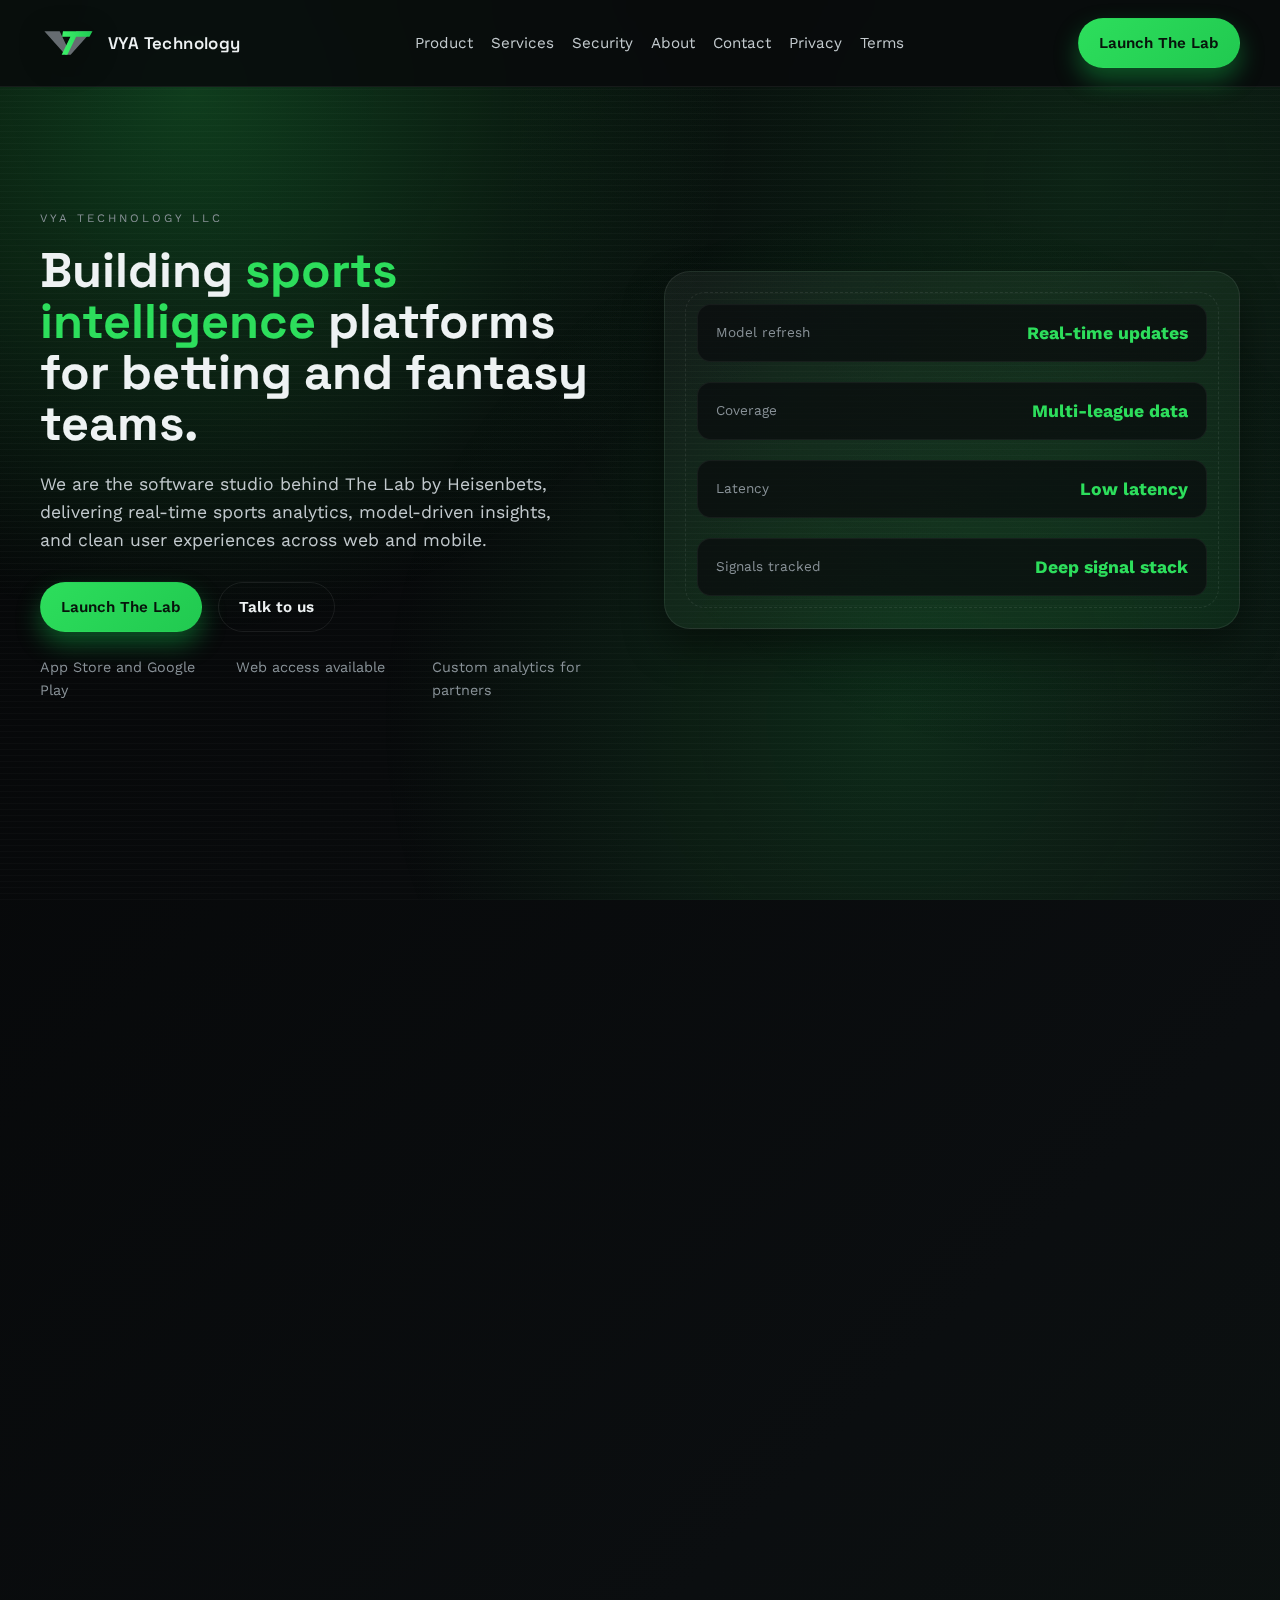
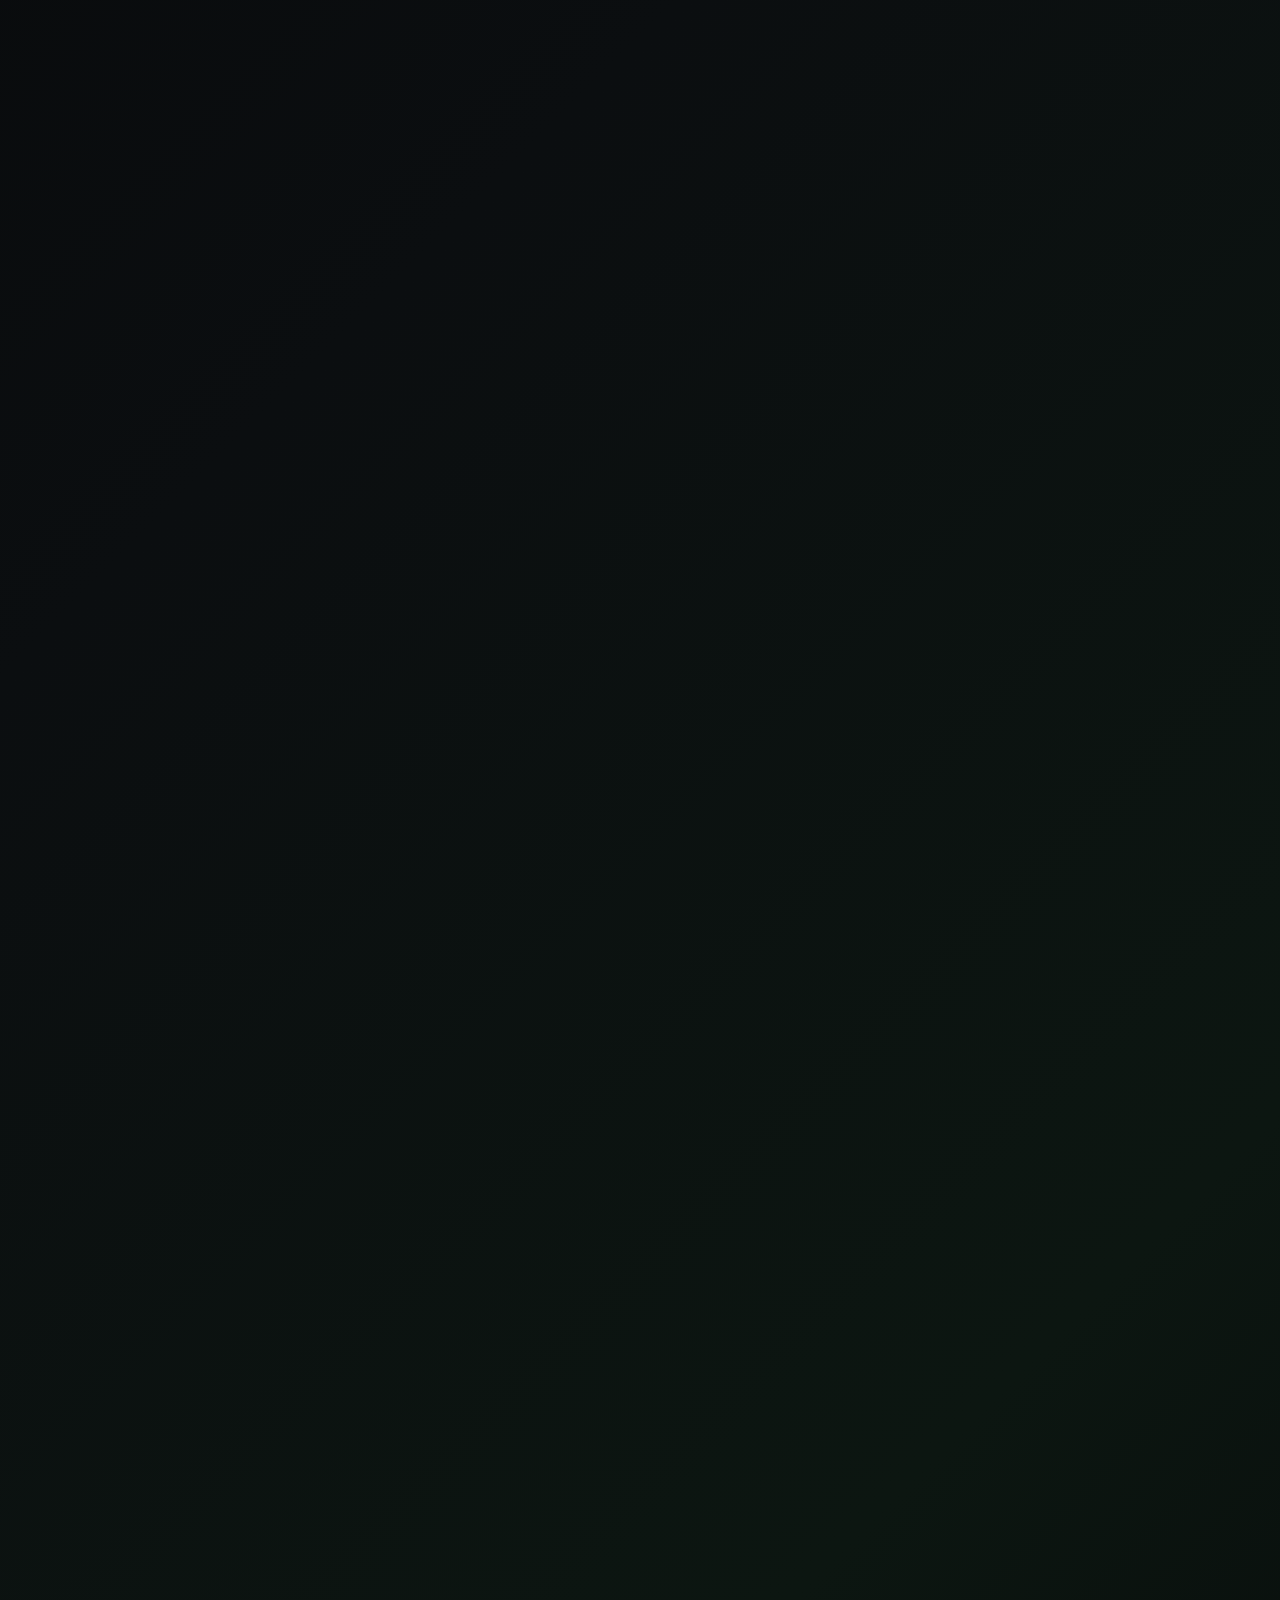
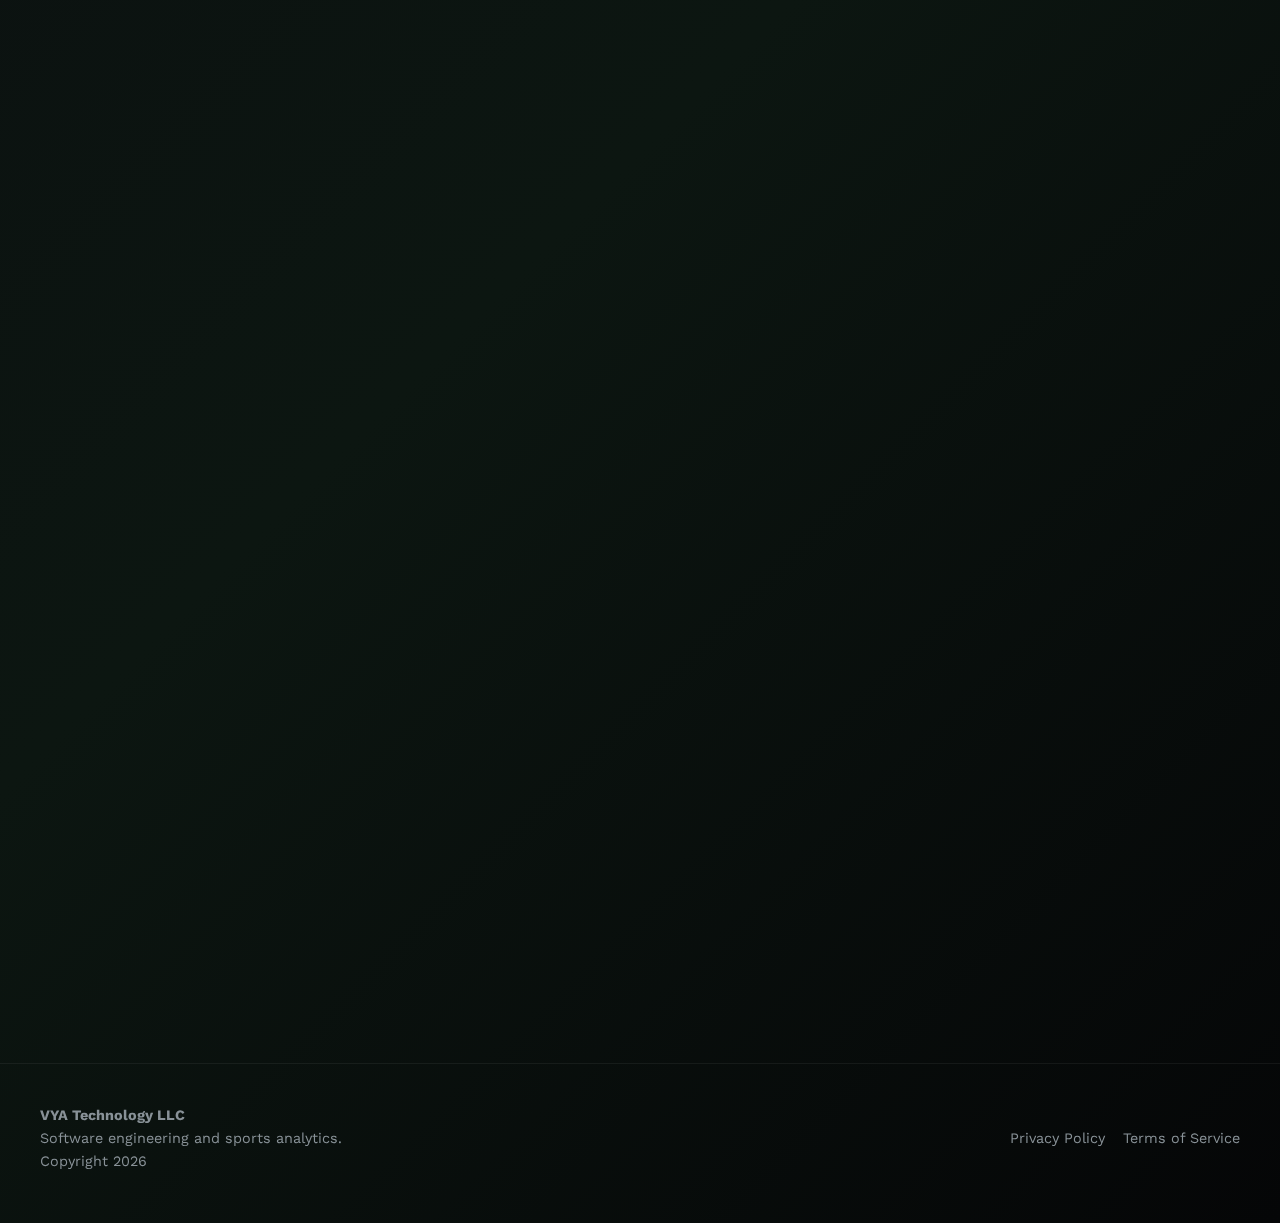
<file: index.html>
<!doctype html>
<html class="no-js" lang="en">
<head>
  <meta charset="utf-8">
  <meta name="viewport" content="width=device-width, initial-scale=1">
  <title>VYA Technology LLC | Sports Analytics and Software Engineering</title>
  <meta name="description" content="VYA Technology LLC builds sports analytics platforms and software products, including The Lab by Heisenbets for betting and fantasy sports insights.">
  <meta name="theme-color" content="#0a0c0d">
  <link rel="icon" type="image/svg+xml" href="assets/favicon.svg">
  <link rel="stylesheet" href="assets/styles.css">
  <link rel="preconnect" href="https://fonts.googleapis.com">
  <link rel="preconnect" href="https://fonts.gstatic.com" crossorigin>
  <link href="https://fonts.googleapis.com/css2?family=Space+Grotesk:wght@400;500;600;700&family=Work+Sans:wght@300;400;500;600&display=swap" rel="stylesheet">
</head>
<body>
  <a class="skip-link" href="#main">Skip to content</a>
  <header>
    <div class="container nav">
      <a class="logo" href="index.html">
        <img src="assets/vya-logo.svg" alt="VYA Technology LLC logo">
        <span>VYA Technology</span>
      </a>
      <button class="nav-toggle" type="button" aria-expanded="false" aria-controls="nav-menu">Menu</button>
      <nav id="nav-menu" class="nav-links" aria-label="Primary">
        <a href="#products">Product</a>
        <a href="#services">Services</a>
        <a href="#security">Security</a>
        <a href="#about">About</a>
        <a href="#contact">Contact</a>
        <a href="privacy.html">Privacy</a>
        <a href="terms.html">Terms</a>
      </nav>
      <div class="nav-cta">
        <a class="button primary" href="https://thelab.heisenbets.com">Launch The Lab</a>
      </div>
    </div>
  </header>

  <main id="main">
    <section class="hero">
      <div class="container hero-grid">
        <div class="hero-content">
          <p class="eyebrow">VYA Technology LLC</p>
          <h1 class="hero-title">Building <span>sports intelligence</span> platforms for betting and fantasy teams.</h1>
          <p class="lead">We are the software studio behind The Lab by Heisenbets, delivering real-time sports analytics, model-driven insights, and clean user experiences across web and mobile.</p>
          <div class="cta-group">
            <a class="button primary" href="https://thelab.heisenbets.com">Launch The Lab</a>
            <a class="button ghost" href="#contact">Talk to us</a>
          </div>
          <div class="hero-meta">
            <div>App Store and Google Play</div>
            <div>Web access available</div>
            <div>Custom analytics for partners</div>
          </div>
        </div>
        <div class="hero-panel">
          <div class="signal-grid">
            <div class="signal">
              <span>Model refresh</span>
              <strong>Real-time updates</strong>
            </div>
            <div class="signal">
              <span>Coverage</span>
              <strong>Multi-league data</strong>
            </div>
            <div class="signal">
              <span>Latency</span>
              <strong>Low latency</strong>
            </div>
            <div class="signal">
              <span>Signals tracked</span>
              <strong>Deep signal stack</strong>
            </div>
          </div>
        </div>
      </div>
    </section>

    <section id="products">
      <div class="container">
        <div class="section-head reveal product-head">
          <img class="product-logo" src="assets/thelab-logo.svg" alt="The Lab by Heisenbets logo">
          <div>
            <p class="eyebrow">Flagship Product</p>
            <h2 class="section-title">The Lab by Heisenbets</h2>
            <p class="section-subtitle">Sports analytics built for bettors, fantasy players, and operators who demand clear signals and reliable data.</p>
          </div>
        </div>
        <div class="grid-2">
          <div class="card reveal">
            <h3>All-in-one analytics hub</h3>
            <p>Track line movement, projections, injury impact, and market sentiment in a single workspace. The Lab syncs across iOS, Android, and the web so your edge follows you anywhere.</p>
            <div class="pill-list">
              <span class="pill">Live odds intelligence</span>
              <span class="pill">Fantasy projections</span>
              <span class="pill">Smart alerts</span>
              <span class="pill">Model explainers</span>
              <span class="pill">Lineup optimizer</span>
              <span class="pill">Bankroll tools</span>
            </div>
          </div>
          <div class="card reveal">
            <h3>Built for decision-making</h3>
            <ul class="checklist">
              <li>Unified dashboard for markets, fantasy slates, and player news</li>
              <li>Custom watchlists with push and email alerts</li>
              <li>Explainable modeling and confidence ranges</li>
              <li>Cross-platform sync for your entire team</li>
              <li>Export-ready insights for partners and affiliates</li>
            </ul>
          </div>
        </div>
        <div class="app-links reveal">
          <a class="button outline" href="https://apps.apple.com/us/app/the-lab-by-heisenbets/id6755941926" target="_blank" rel="noopener">App Store</a>
          <a class="button outline" href="https://play.google.com/store/apps/details?id=com.heisenbets.thelab.twa&pcampaignid=web_share" target="_blank" rel="noopener">Google Play</a>
          <a class="button ghost" href="https://thelab.heisenbets.com">Web App</a>
        </div>
        <p class="brand-note reveal">Brand site: <a class="inline-link" href="https://heisenbets.com" target="_blank" rel="noopener">heisenbets.com</a></p>
      </div>
    </section>

    <section id="services">
      <div class="container">
        <div class="section-head reveal">
          <p class="eyebrow">Services</p>
          <h2 class="section-title">Software engineering for sports and data products</h2>
          <p class="section-subtitle">We build reliable software with measurable performance, from MVPs to enterprise analytics stacks.</p>
        </div>
        <div class="grid-3">
          <div class="card reveal">
            <h3>Product Engineering</h3>
            <p>Full-stack product development for web and mobile. We ship polished experiences with dependable infrastructure and modern UX.</p>
          </div>
          <div class="card reveal">
            <h3>Data Platforms</h3>
            <p>Data ingestion, normalization, and streaming pipelines designed for speed and accuracy, built on scalable cloud architecture.</p>
          </div>
          <div class="card reveal">
            <h3>Applied Modeling</h3>
            <p>Forecasting, player modeling, and outcome simulation with clear explanations and confidence scoring.</p>
          </div>
        </div>
      </div>
    </section>

    <section id="security">
      <div class="container">
        <div class="section-head reveal">
          <p class="eyebrow">Security and Integrity</p>
          <h2 class="section-title">Built for trust, privacy, and responsible use</h2>
          <p class="section-subtitle">VYA Technology LLC is a software provider. We do not operate a sportsbook or take wagers.</p>
        </div>
        <div class="grid-2">
          <div class="card highlight reveal">
            <h3>Responsible analytics</h3>
            <p>Our products are decision support tools for sports betting and fantasy research. We focus on transparency, explainability, and user control.</p>
            <p>Security and privacy are designed into our workflows with data minimization and least-privilege access.</p>
          </div>
          <div class="card reveal">
            <h3>Security practices</h3>
            <ul class="checklist">
              <li>Encryption in transit and secure storage practices</li>
              <li>Role-based access and MFA support where available</li>
              <li>Monitoring, logging, and incident response plans</li>
              <li>Data retention and deletion policies</li>
              <li>Vendor and integration reviews</li>
            </ul>
          </div>
        </div>
      </div>
    </section>

    <section id="about">
      <div class="container">
        <div class="section-head reveal">
          <p class="eyebrow">About</p>
          <h2 class="section-title">A focused team delivering real-world sports analytics</h2>
          <p class="section-subtitle">We combine software engineering, data science, and product design to build tools that help users make smarter decisions.</p>
        </div>
        <div class="grid-2">
          <div class="card reveal">
            <h3>What we do</h3>
            <p>VYA Technology LLC designs and builds software products that transform sports data into clear, actionable intelligence.</p>
            <p>From The Lab by Heisenbets to custom partner solutions, we help teams move faster with reliable insights.</p>
          </div>
          <div class="card reveal">
            <h3>What we believe</h3>
            <ul class="checklist">
              <li>Clarity beats noise in analytics</li>
              <li>Trust is earned through transparency</li>
              <li>Speed and accuracy must work together</li>
              <li>Great UX makes complex data usable</li>
              <li>Responsible use matters</li>
            </ul>
          </div>
        </div>
        <div class="metrics reveal">
          <div class="metric">
            <h4>3</h4>
            <p>Platforms: iOS, Android, Web</p>
          </div>
          <div class="metric">
            <h4>1</h4>
            <p>Flagship product: The Lab</p>
          </div>
          <div class="metric">
            <h4>2</h4>
            <p>Focus areas: Engineering and Analytics</p>
          </div>
          <div class="metric">
            <h4>0</h4>
            <p>Sportsbook operations</p>
          </div>
        </div>
      </div>
    </section>

    <section id="contact">
      <div class="container">
        <div class="section-head reveal">
          <p class="eyebrow">Contact</p>
          <h2 class="section-title">Talk with VYA Technology</h2>
          <p class="section-subtitle">Request a demo, ask about partnerships, or get product support.</p>
        </div>
        <div class="contact-grid">
          <div class="contact-card reveal">
            <strong>Business inquiries</strong>
            <p>Let us know what you want to build and we will respond quickly.</p>
            <a href="mailto:contact@vya-tech.com">contact@vya-tech.com</a>
          </div>
          <div class="contact-card reveal">
            <strong>Product support</strong>
            <p>Help with The Lab by Heisenbets, billing, or account access.</p>
            <a href="mailto:support@vya-tech.com">support@vya-tech.com</a>
          </div>
        </div>
      </div>
    </section>
  </main>

  <footer>
    <div class="container footer-grid">
      <div>
        <strong>VYA Technology LLC</strong><br>
        <span>Software engineering and sports analytics.</span><br>
        <span>Copyright <span data-year>2025</span></span>
      </div>
      <div class="footer-links">
        <a href="privacy.html">Privacy Policy</a>
        <a href="terms.html">Terms of Service</a>
      </div>
    </div>
  </footer>

  <script src="assets/main.js"></script>
</body>
</html>
</file>
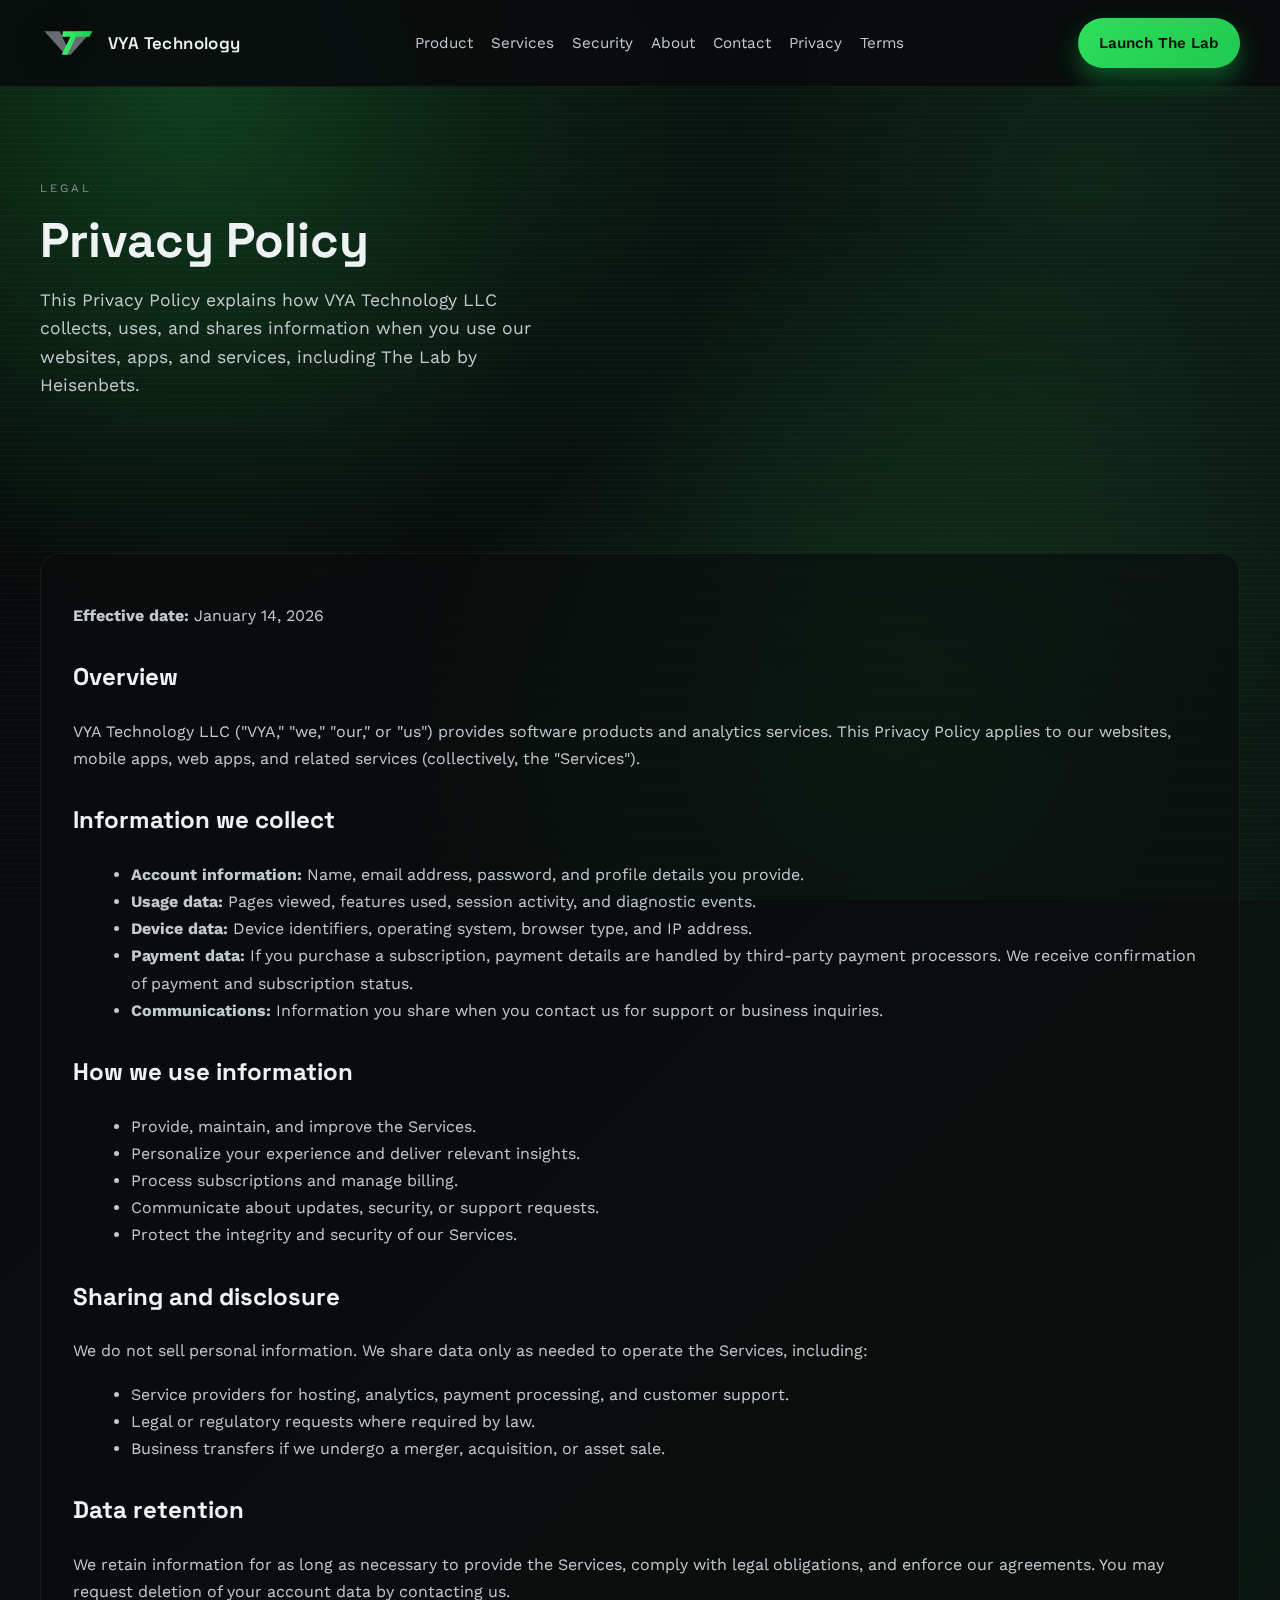
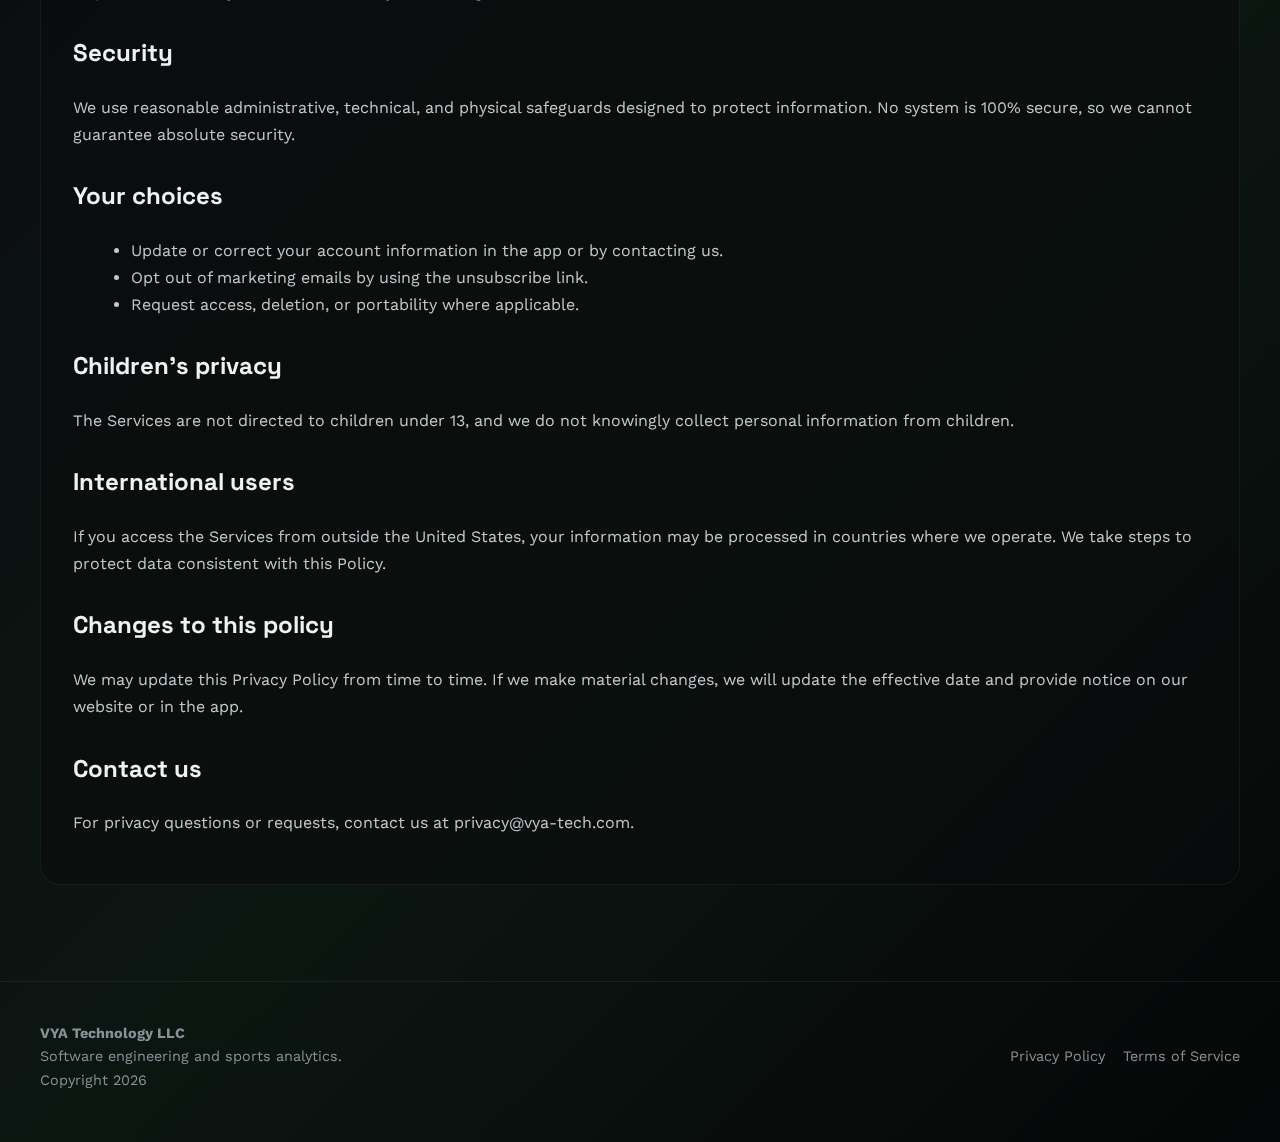
<file: privacy.html>
<!doctype html>
<html class="no-js" lang="en">
<head>
  <meta charset="utf-8">
  <meta name="viewport" content="width=device-width, initial-scale=1">
  <title>Privacy Policy | VYA Technology LLC</title>
  <meta name="description" content="Privacy Policy for VYA Technology LLC and The Lab by Heisenbets.">
  <meta name="theme-color" content="#0a0c0d">
  <link rel="icon" type="image/svg+xml" href="assets/favicon.svg">
  <link rel="stylesheet" href="assets/styles.css">
  <link rel="preconnect" href="https://fonts.googleapis.com">
  <link rel="preconnect" href="https://fonts.gstatic.com" crossorigin>
  <link href="https://fonts.googleapis.com/css2?family=Space+Grotesk:wght@400;500;600;700&family=Work+Sans:wght@300;400;500;600&display=swap" rel="stylesheet">
</head>
<body>
  <a class="skip-link" href="#main">Skip to content</a>
  <header>
    <div class="container nav">
      <a class="logo" href="index.html">
        <img src="assets/vya-logo.svg" alt="VYA Technology LLC logo">
        <span>VYA Technology</span>
      </a>
      <button class="nav-toggle" type="button" aria-expanded="false" aria-controls="nav-menu">Menu</button>
      <nav id="nav-menu" class="nav-links" aria-label="Primary">
        <a href="index.html#products">Product</a>
        <a href="index.html#services">Services</a>
        <a href="index.html#security">Security</a>
        <a href="index.html#about">About</a>
        <a href="index.html#contact">Contact</a>
        <a href="privacy.html">Privacy</a>
        <a href="terms.html">Terms</a>
      </nav>
      <div class="nav-cta">
        <a class="button primary" href="https://thelab.heisenbets.com">Launch The Lab</a>
      </div>
    </div>
  </header>

  <main id="main">
    <section class="hero hero--simple">
      <div class="container">
        <p class="eyebrow">Legal</p>
        <h1 class="hero-title">Privacy Policy</h1>
        <p class="lead">This Privacy Policy explains how VYA Technology LLC collects, uses, and shares information when you use our websites, apps, and services, including The Lab by Heisenbets.</p>
      </div>
    </section>

    <section>
      <div class="container">
        <article class="legal reveal">
          <p><strong>Effective date:</strong> January 14, 2026</p>

          <h2>Overview</h2>
          <p>VYA Technology LLC ("VYA," "we," "our," or "us") provides software products and analytics services. This Privacy Policy applies to our websites, mobile apps, web apps, and related services (collectively, the "Services").</p>

          <h2>Information we collect</h2>
          <ul>
            <li><strong>Account information:</strong> Name, email address, password, and profile details you provide.</li>
            <li><strong>Usage data:</strong> Pages viewed, features used, session activity, and diagnostic events.</li>
            <li><strong>Device data:</strong> Device identifiers, operating system, browser type, and IP address.</li>
            <li><strong>Payment data:</strong> If you purchase a subscription, payment details are handled by third-party payment processors. We receive confirmation of payment and subscription status.</li>
            <li><strong>Communications:</strong> Information you share when you contact us for support or business inquiries.</li>
          </ul>

          <h2>How we use information</h2>
          <ul>
            <li>Provide, maintain, and improve the Services.</li>
            <li>Personalize your experience and deliver relevant insights.</li>
            <li>Process subscriptions and manage billing.</li>
            <li>Communicate about updates, security, or support requests.</li>
            <li>Protect the integrity and security of our Services.</li>
          </ul>

          <h2>Sharing and disclosure</h2>
          <p>We do not sell personal information. We share data only as needed to operate the Services, including:</p>
          <ul>
            <li>Service providers for hosting, analytics, payment processing, and customer support.</li>
            <li>Legal or regulatory requests where required by law.</li>
            <li>Business transfers if we undergo a merger, acquisition, or asset sale.</li>
          </ul>

          <h2>Data retention</h2>
          <p>We retain information for as long as necessary to provide the Services, comply with legal obligations, and enforce our agreements. You may request deletion of your account data by contacting us.</p>

          <h2>Security</h2>
          <p>We use reasonable administrative, technical, and physical safeguards designed to protect information. No system is 100% secure, so we cannot guarantee absolute security.</p>

          <h2>Your choices</h2>
          <ul>
            <li>Update or correct your account information in the app or by contacting us.</li>
            <li>Opt out of marketing emails by using the unsubscribe link.</li>
            <li>Request access, deletion, or portability where applicable.</li>
          </ul>

          <h2>Children's privacy</h2>
          <p>The Services are not directed to children under 13, and we do not knowingly collect personal information from children.</p>

          <h2>International users</h2>
          <p>If you access the Services from outside the United States, your information may be processed in countries where we operate. We take steps to protect data consistent with this Policy.</p>

          <h2>Changes to this policy</h2>
          <p>We may update this Privacy Policy from time to time. If we make material changes, we will update the effective date and provide notice on our website or in the app.</p>

          <h2>Contact us</h2>
          <p>For privacy questions or requests, contact us at <a href="mailto:privacy@vya-tech.com">privacy@vya-tech.com</a>.</p>
        </article>
      </div>
    </section>
  </main>

  <footer>
    <div class="container footer-grid">
      <div>
        <strong>VYA Technology LLC</strong><br>
        <span>Software engineering and sports analytics.</span><br>
        <span>Copyright <span data-year>2025</span></span>
      </div>
      <div class="footer-links">
        <a href="privacy.html">Privacy Policy</a>
        <a href="terms.html">Terms of Service</a>
      </div>
    </div>
  </footer>

  <script src="assets/main.js"></script>
</body>
</html>
</file>
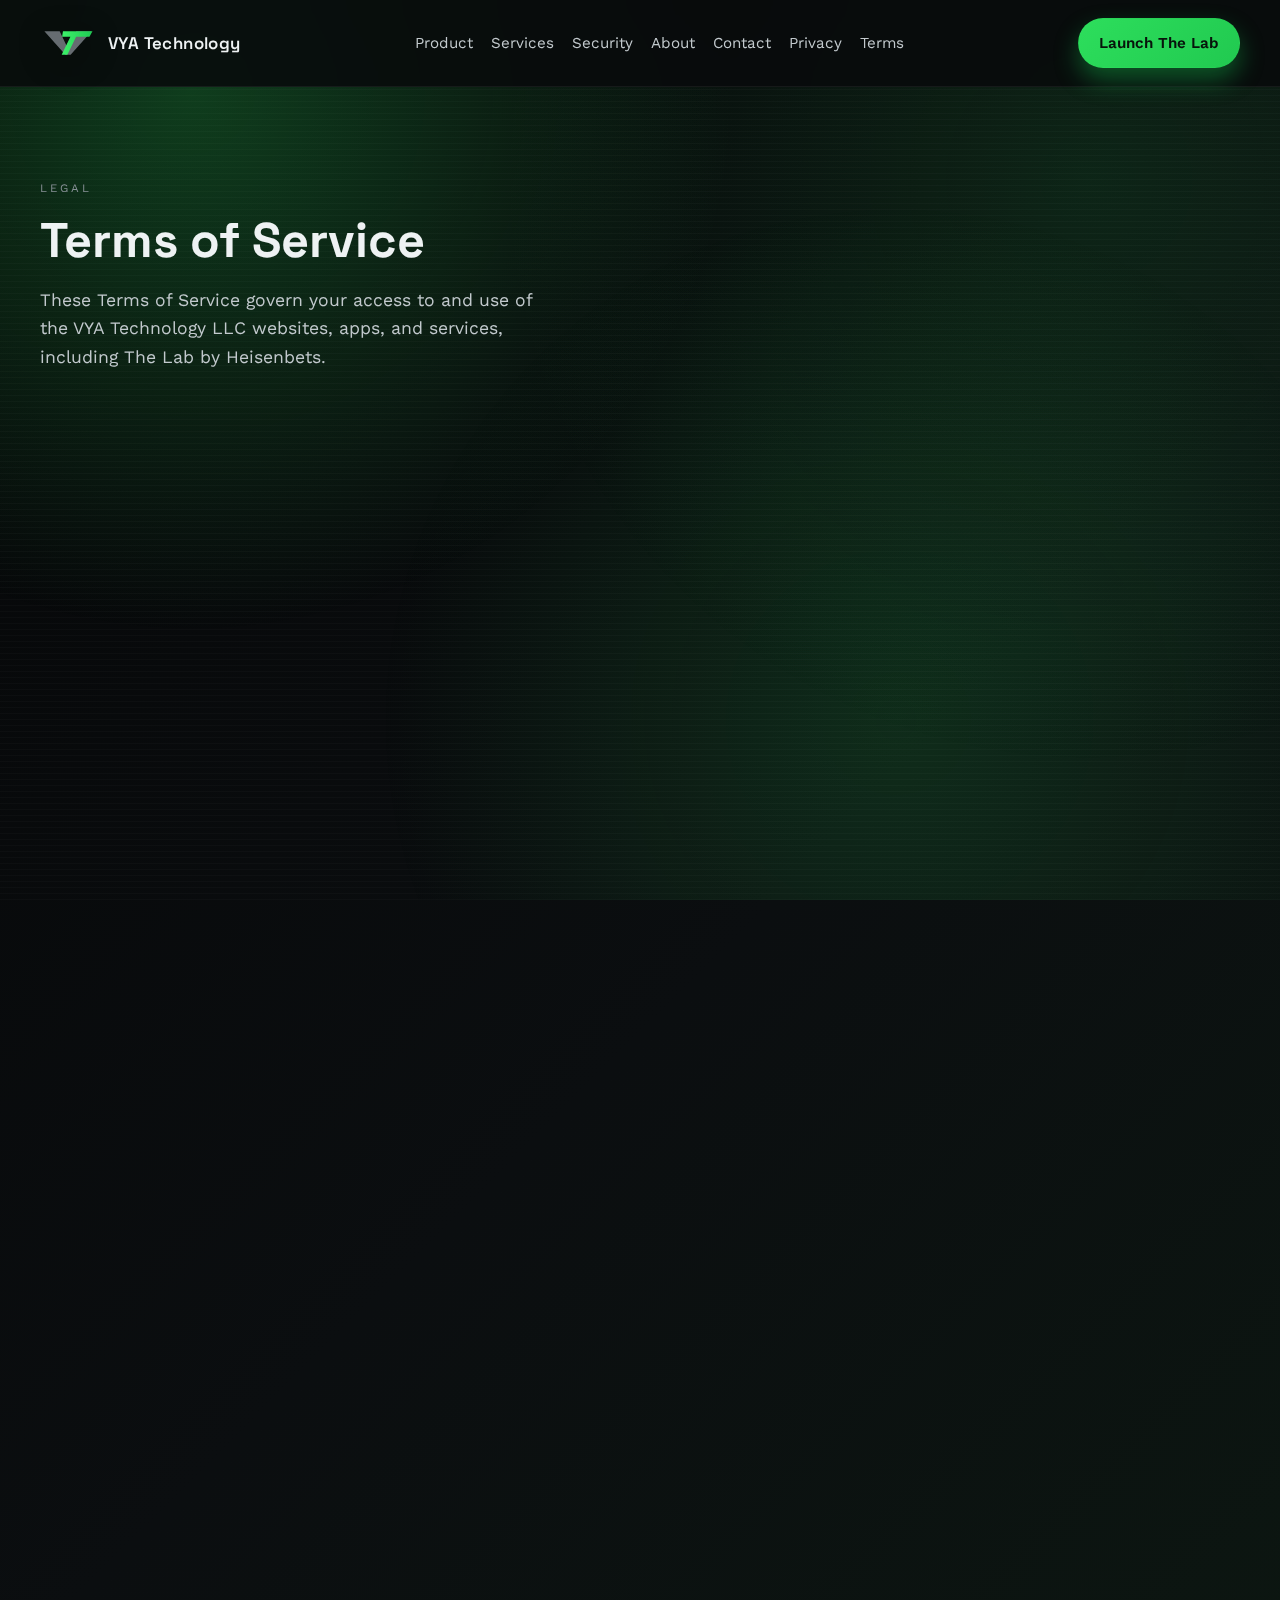
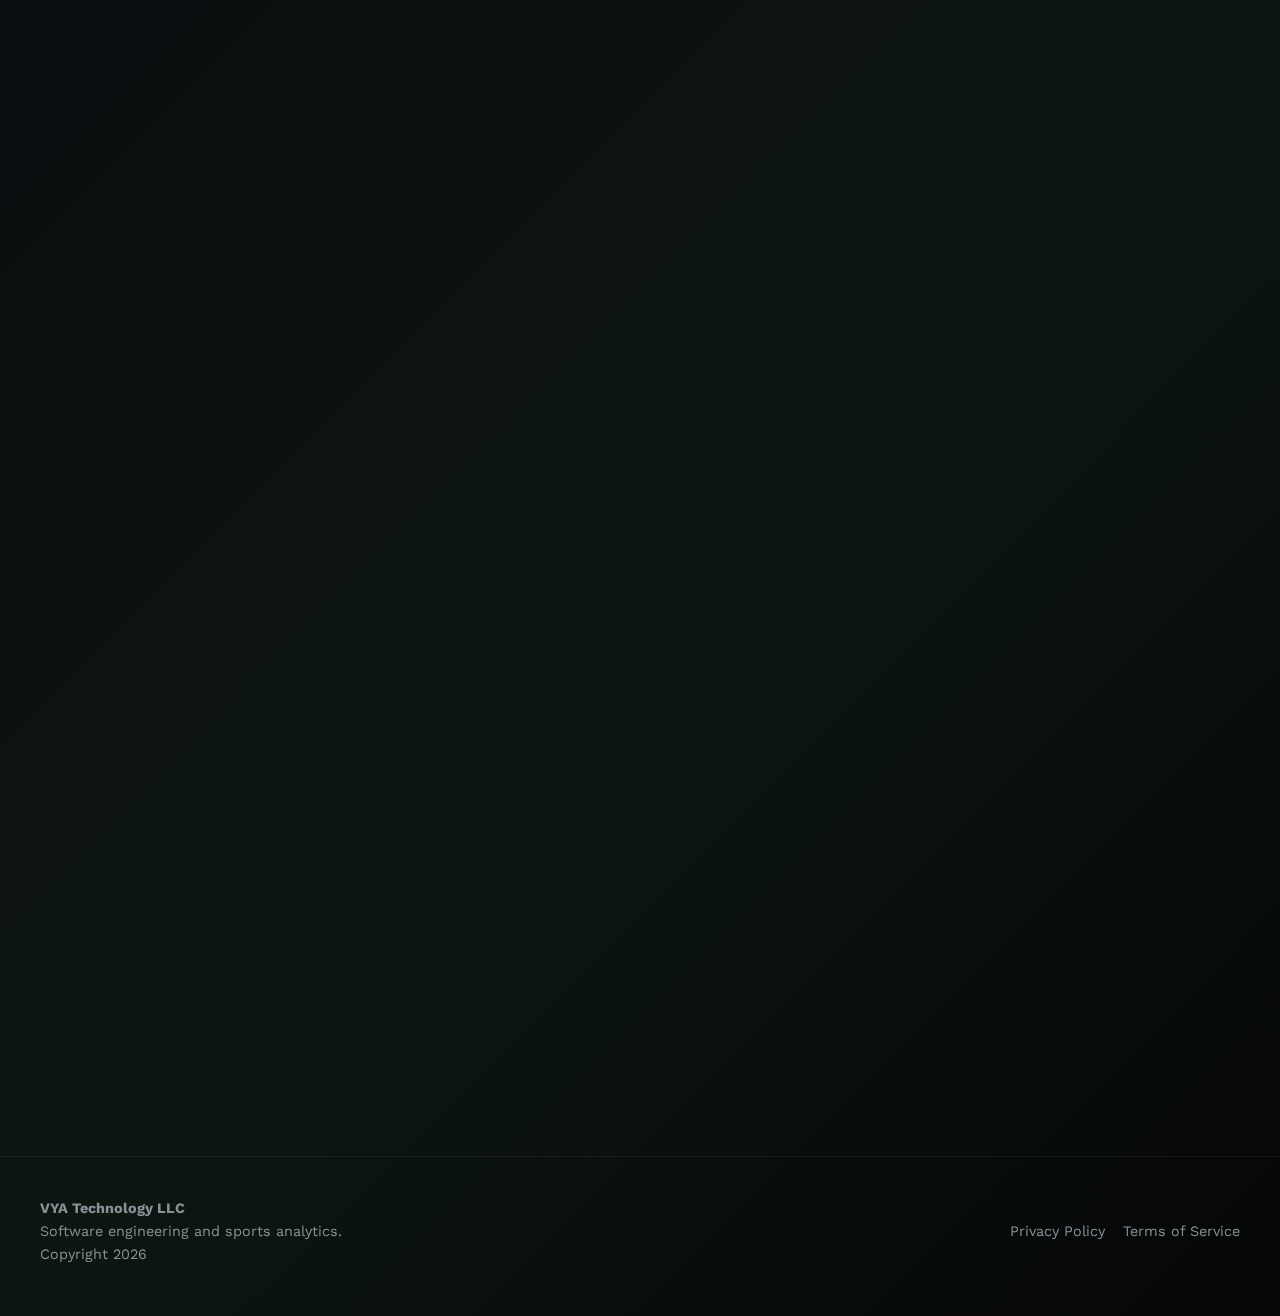
<file: terms.html>
<!doctype html>
<html class="no-js" lang="en">
<head>
  <meta charset="utf-8">
  <meta name="viewport" content="width=device-width, initial-scale=1">
  <title>Terms of Service | VYA Technology LLC</title>
  <meta name="description" content="Terms of Service for VYA Technology LLC and The Lab by Heisenbets.">
  <meta name="theme-color" content="#0a0c0d">
  <link rel="icon" type="image/svg+xml" href="assets/favicon.svg">
  <link rel="stylesheet" href="assets/styles.css">
  <link rel="preconnect" href="https://fonts.googleapis.com">
  <link rel="preconnect" href="https://fonts.gstatic.com" crossorigin>
  <link href="https://fonts.googleapis.com/css2?family=Space+Grotesk:wght@400;500;600;700&family=Work+Sans:wght@300;400;500;600&display=swap" rel="stylesheet">
</head>
<body>
  <a class="skip-link" href="#main">Skip to content</a>
  <header>
    <div class="container nav">
      <a class="logo" href="index.html">
        <img src="assets/vya-logo.svg" alt="VYA Technology LLC logo">
        <span>VYA Technology</span>
      </a>
      <button class="nav-toggle" type="button" aria-expanded="false" aria-controls="nav-menu">Menu</button>
      <nav id="nav-menu" class="nav-links" aria-label="Primary">
        <a href="index.html#products">Product</a>
        <a href="index.html#services">Services</a>
        <a href="index.html#security">Security</a>
        <a href="index.html#about">About</a>
        <a href="index.html#contact">Contact</a>
        <a href="privacy.html">Privacy</a>
        <a href="terms.html">Terms</a>
      </nav>
      <div class="nav-cta">
        <a class="button primary" href="https://thelab.heisenbets.com">Launch The Lab</a>
      </div>
    </div>
  </header>

  <main id="main">
    <section class="hero hero--simple">
      <div class="container">
        <p class="eyebrow">Legal</p>
        <h1 class="hero-title">Terms of Service</h1>
        <p class="lead">These Terms of Service govern your access to and use of the VYA Technology LLC websites, apps, and services, including The Lab by Heisenbets.</p>
      </div>
    </section>

    <section>
      <div class="container">
        <article class="legal reveal">
          <p><strong>Effective date:</strong> January 14, 2026</p>

          <h2>Acceptance of terms</h2>
          <p>By accessing or using the Services, you agree to these Terms. If you do not agree, do not use the Services.</p>

          <h2>Eligibility</h2>
          <p>You must be at least 18 years old (or the age of majority in your jurisdiction) to use the Services.</p>

          <h2>Accounts and access</h2>
          <p>You are responsible for maintaining the confidentiality of your account credentials and for all activity under your account. Notify us immediately of any unauthorized use.</p>

          <h2>Subscriptions and payments</h2>
          <p>Some Services require payment. Prices, billing cycles, and subscription terms are disclosed at checkout. Payments are processed by third-party providers, and your use is also subject to their terms.</p>

          <h2>Acceptable use</h2>
          <ul>
            <li>Do not misuse the Services or attempt to access them using automated means that violate our policies.</li>
            <li>Do not reverse engineer, decompile, or otherwise attempt to extract source code except where permitted by law.</li>
            <li>Do not use the Services in a way that infringes intellectual property or violates applicable law.</li>
          </ul>

          <h2>Analytics disclaimer</h2>
          <p>The Services provide sports analytics and decision support tools. We do not operate a sportsbook, accept wagers, or provide financial advice. You are solely responsible for your decisions and outcomes.</p>

          <h2>Intellectual property</h2>
          <p>All content, trademarks, and software associated with the Services are owned by VYA Technology LLC or its licensors. You may not use our branding without written permission.</p>

          <h2>Third-party services</h2>
          <p>The Services may link to or integrate with third-party services. We are not responsible for those services and their terms.</p>

          <h2>Termination</h2>
          <p>We may suspend or terminate your access if you violate these Terms or if we discontinue the Services. You may stop using the Services at any time.</p>

          <h2>Disclaimer of warranties</h2>
          <p>The Services are provided "as is" and "as available" without warranties of any kind, whether express or implied.</p>

          <h2>Limitation of liability</h2>
          <p>To the maximum extent permitted by law, VYA Technology LLC will not be liable for any indirect, incidental, special, consequential, or punitive damages, or any loss of profits or revenues.</p>

          <h2>Indemnification</h2>
          <p>You agree to indemnify and hold harmless VYA Technology LLC from any claims, damages, or expenses arising from your use of the Services or violation of these Terms.</p>

          <h2>Governing law</h2>
          <p>These Terms are governed by the laws of the jurisdiction in which VYA Technology LLC is organized, without regard to conflict of laws principles.</p>

          <h2>Changes to these terms</h2>
          <p>We may update these Terms from time to time. If we make material changes, we will update the effective date and provide notice on our website or in the app.</p>

          <h2>Contact us</h2>
          <p>Questions about these Terms can be sent to <a href="mailto:legal@vya-tech.com">legal@vya-tech.com</a>.</p>
        </article>
      </div>
    </section>
  </main>

  <footer>
    <div class="container footer-grid">
      <div>
        <strong>VYA Technology LLC</strong><br>
        <span>Software engineering and sports analytics.</span><br>
        <span>Copyright <span data-year>2025</span></span>
      </div>
      <div class="footer-links">
        <a href="privacy.html">Privacy Policy</a>
        <a href="terms.html">Terms of Service</a>
      </div>
    </div>
  </footer>

  <script src="assets/main.js"></script>
</body>
</html>
</file>
<file: assets/styles.css>
:root {
  color-scheme: dark;
  --bg: #0a0c0d;
  --bg-elev: #111417;
  --bg-card: #171c20;
  --ink: #eef2f3;
  --ink-soft: #c2c9cd;
  --ink-muted: #889197;
  --accent: #2dde5c;
  --accent-strong: #1cc04b;
  --accent-glow: rgba(45, 222, 92, 0.35);
  --metal: #5d646a;
  --line: rgba(255, 255, 255, 0.08);
  --radius: 18px;
  --max-width: 1200px;
  --shadow: 0 18px 40px rgba(0, 0, 0, 0.45);
  --font-body: "Work Sans", "Noto Sans", sans-serif;
  --font-display: "Space Grotesk", "Work Sans", sans-serif;
}

* {
  box-sizing: border-box;
}

html {
  scroll-behavior: smooth;
}

body {
  margin: 0;
  font-family: var(--font-body);
  line-height: 1.6;
  background: linear-gradient(135deg, #050607 0%, #0b0e10 40%, #0c1611 70%, #050607 100%);
  color: var(--ink);
  min-height: 100vh;
}

body::before {
  content: "";
  position: fixed;
  inset: 0;
  background-image:
    radial-gradient(circle at 15% 10%, rgba(45, 222, 92, 0.25), transparent 40%),
    radial-gradient(circle at 85% 20%, rgba(45, 222, 92, 0.12), transparent 45%),
    repeating-linear-gradient(0deg, rgba(255, 255, 255, 0.025) 0, rgba(255, 255, 255, 0.025) 1px, transparent 1px, transparent 6px);
  pointer-events: none;
  z-index: -2;
}

body::after {
  content: "";
  position: fixed;
  inset: 0;
  background: radial-gradient(circle at 70% 80%, rgba(45, 222, 92, 0.15), transparent 45%);
  pointer-events: none;
  z-index: -3;
}

img {
  max-width: 100%;
  display: block;
}

a {
  color: inherit;
  text-decoration: none;
}

.skip-link {
  position: absolute;
  left: -999px;
  top: 8px;
  padding: 10px 16px;
  background: #0b0d0e;
  border-radius: 999px;
  border: 1px solid var(--line);
  z-index: 10;
}

.skip-link:focus {
  left: 16px;
}

.container {
  width: min(100% - 48px, var(--max-width));
  margin: 0 auto;
}

header {
  position: sticky;
  top: 0;
  z-index: 50;
  background: rgba(8, 10, 11, 0.88);
  border-bottom: 1px solid rgba(255, 255, 255, 0.06);
  backdrop-filter: blur(18px);
}

.nav {
  display: flex;
  align-items: center;
  justify-content: space-between;
  gap: 20px;
  padding: 18px 0;
}

.logo {
  display: flex;
  align-items: center;
  gap: 12px;
  font-family: var(--font-display);
  font-weight: 600;
  letter-spacing: 0.4px;
}

.logo img {
  width: 56px;
  height: 36px;
  object-fit: contain;
  filter: drop-shadow(0 8px 16px rgba(0, 0, 0, 0.4));
}

.logo span {
  font-size: 1.05rem;
}

.nav-toggle {
  display: none;
  background: transparent;
  border: 1px solid var(--line);
  color: var(--ink);
  border-radius: 999px;
  padding: 8px 14px;
  font-size: 0.9rem;
}

.nav-links {
  display: flex;
  align-items: center;
  gap: 18px;
  font-size: 0.95rem;
  color: var(--ink-soft);
}

.nav-links a {
  position: relative;
  padding: 6px 0;
}

.nav-links a::after {
  content: "";
  position: absolute;
  left: 0;
  bottom: -4px;
  width: 100%;
  height: 2px;
  background: var(--accent);
  transform: scaleX(0);
  transform-origin: left;
  transition: transform 0.2s ease;
}

.nav-links a:hover,
.nav-links a:focus {
  color: var(--ink);
}

.nav-links a:hover::after,
.nav-links a:focus::after {
  transform: scaleX(1);
}

.nav-cta {
  display: flex;
  align-items: center;
  gap: 12px;
}

main {
  position: relative;
  overflow: hidden;
}

section {
  padding: 96px 0;
}

.eyebrow {
  text-transform: uppercase;
  letter-spacing: 3px;
  font-size: 0.72rem;
  color: var(--ink-muted);
}

.hero {
  padding: 110px 0 80px;
}

.hero-grid {
  display: grid;
  grid-template-columns: repeat(2, minmax(0, 1fr));
  gap: 48px;
  align-items: center;
}

.hero-title {
  font-family: var(--font-display);
  font-size: clamp(2.6rem, 3.8vw, 4.2rem);
  line-height: 1.05;
  margin: 18px 0 20px;
}

.hero-title span {
  color: var(--accent);
}

.lead {
  font-size: 1.1rem;
  color: var(--ink-soft);
  margin-bottom: 28px;
  max-width: 520px;
}

.cta-group {
  display: flex;
  flex-wrap: wrap;
  gap: 16px;
  margin-bottom: 24px;
}

.button {
  display: inline-flex;
  align-items: center;
  justify-content: center;
  gap: 8px;
  padding: 12px 20px;
  border-radius: 999px;
  font-size: 0.95rem;
  font-weight: 600;
  border: 1px solid transparent;
  transition: transform 0.2s ease, box-shadow 0.2s ease, border-color 0.2s ease;
}

.button.primary {
  background: linear-gradient(135deg, #2dde5c, #21c950);
  color: #07130b;
  box-shadow: 0 12px 24px rgba(20, 220, 90, 0.35);
}

.button.primary:hover {
  transform: translateY(-2px);
  box-shadow: 0 18px 32px rgba(20, 220, 90, 0.4);
}

.button.ghost {
  border-color: var(--line);
  color: var(--ink);
  background: transparent;
}

.button.ghost:hover {
  border-color: var(--accent);
  color: var(--accent);
}

.button.outline {
  border-color: var(--accent);
  color: var(--accent);
  background: transparent;
}

.hero-meta {
  display: grid;
  grid-template-columns: repeat(3, minmax(0, 1fr));
  gap: 12px;
  font-size: 0.9rem;
  color: var(--ink-muted);
}

.hero-panel {
  position: relative;
  background: linear-gradient(150deg, rgba(255, 255, 255, 0.05), rgba(45, 222, 92, 0.08));
  border: 1px solid rgba(255, 255, 255, 0.08);
  border-radius: 26px;
  padding: 32px;
  box-shadow: var(--shadow);
}

.hero-panel::before {
  content: "";
  position: absolute;
  inset: 20px;
  border-radius: 20px;
  border: 1px dashed rgba(255, 255, 255, 0.08);
  pointer-events: none;
}

.signal-grid {
  display: grid;
  gap: 20px;
}

.signal {
  display: flex;
  align-items: center;
  justify-content: space-between;
  padding: 14px 18px;
  border-radius: 14px;
  background: rgba(9, 12, 13, 0.75);
  border: 1px solid rgba(255, 255, 255, 0.05);
}

.signal span {
  font-size: 0.85rem;
  color: var(--ink-muted);
}

.signal strong {
  font-size: 1.1rem;
  color: var(--accent);
}

.section-head {
  display: grid;
  gap: 10px;
  max-width: 720px;
  margin-bottom: 40px;
}

.product-head {
  grid-template-columns: auto 1fr;
  align-items: center;
  gap: 18px;
}

.product-logo {
  width: 72px;
  height: 72px;
  border-radius: 18px;
  box-shadow: 0 18px 30px rgba(0, 0, 0, 0.35);
  border: 1px solid rgba(255, 255, 255, 0.08);
  background: #0b0d0e;
}

.section-title {
  font-family: var(--font-display);
  font-size: clamp(2rem, 2.6vw, 2.8rem);
  margin: 0;
}

.section-subtitle {
  color: var(--ink-soft);
  margin: 0;
}

.grid-2 {
  display: grid;
  grid-template-columns: repeat(2, minmax(0, 1fr));
  gap: 24px;
}

.grid-3 {
  display: grid;
  grid-template-columns: repeat(3, minmax(0, 1fr));
  gap: 24px;
}

.card {
  background: var(--bg-card);
  border-radius: var(--radius);
  padding: 26px;
  border: 1px solid rgba(255, 255, 255, 0.07);
  box-shadow: 0 14px 28px rgba(0, 0, 0, 0.35);
}

.card h3 {
  font-family: var(--font-display);
  margin: 0 0 12px;
}

.card p {
  color: var(--ink-soft);
}

.pill-list {
  display: flex;
  flex-wrap: wrap;
  gap: 8px;
  margin-top: 18px;
}

.pill {
  border: 1px solid rgba(255, 255, 255, 0.1);
  border-radius: 999px;
  padding: 6px 12px;
  font-size: 0.82rem;
  color: var(--ink-muted);
  background: rgba(255, 255, 255, 0.03);
}

.checklist {
  list-style: none;
  padding: 0;
  margin: 0;
  display: grid;
  gap: 12px;
}

.checklist li {
  position: relative;
  padding-left: 22px;
  color: var(--ink-soft);
}

.checklist li::before {
  content: "";
  position: absolute;
  left: 0;
  top: 7px;
  width: 10px;
  height: 10px;
  border-radius: 50%;
  background: var(--accent);
  box-shadow: 0 0 12px var(--accent-glow);
}

.app-links {
  display: flex;
  flex-wrap: wrap;
  gap: 16px;
  margin-top: 28px;
}

.brand-note {
  margin: 16px 0 0;
  color: var(--ink-muted);
  font-size: 0.92rem;
}

.inline-link {
  color: var(--accent);
  border-bottom: 1px solid transparent;
}

.inline-link:hover,
.inline-link:focus {
  border-color: var(--accent);
}

.highlight {
  background: linear-gradient(135deg, rgba(45, 222, 92, 0.12), rgba(255, 255, 255, 0.02));
  border: 1px solid rgba(45, 222, 92, 0.2);
}

.metrics {
  display: grid;
  grid-template-columns: repeat(4, minmax(0, 1fr));
  gap: 18px;
  margin-top: 28px;
}

.metric {
  padding: 18px;
  border-radius: 14px;
  border: 1px solid rgba(255, 255, 255, 0.06);
  background: rgba(10, 12, 13, 0.75);
}

.metric h4 {
  margin: 0 0 6px;
  font-size: 1.4rem;
  font-family: var(--font-display);
  color: var(--accent);
}

.metric p {
  margin: 0;
  color: var(--ink-muted);
  font-size: 0.9rem;
}

.contact-grid {
  display: grid;
  grid-template-columns: repeat(2, minmax(0, 1fr));
  gap: 24px;
}

.contact-card {
  padding: 24px;
  border-radius: 16px;
  border: 1px solid rgba(255, 255, 255, 0.08);
  background: rgba(9, 12, 13, 0.7);
}

.contact-card strong {
  display: block;
  font-family: var(--font-display);
  font-size: 1.1rem;
  margin-bottom: 8px;
}

.contact-card p {
  color: var(--ink-soft);
  margin: 0 0 12px;
}

.contact-card a {
  color: var(--accent);
}

footer {
  border-top: 1px solid rgba(255, 255, 255, 0.06);
  padding: 40px 0 50px;
  color: var(--ink-muted);
  font-size: 0.9rem;
}

.footer-grid {
  display: grid;
  grid-template-columns: repeat(2, minmax(0, 1fr));
  gap: 24px;
  align-items: center;
}

.footer-links {
  display: flex;
  gap: 18px;
  flex-wrap: wrap;
  justify-content: flex-end;
}

.hero--simple {
  padding: 80px 0 30px;
}

.legal {
  background: rgba(9, 12, 13, 0.65);
  border: 1px solid rgba(255, 255, 255, 0.06);
  border-radius: 20px;
  padding: 32px;
  color: var(--ink-soft);
  line-height: 1.7;
}

.legal h2 {
  font-family: var(--font-display);
  color: var(--ink);
  margin-top: 28px;
}

.legal ul {
  margin: 10px 0 18px 18px;
}

.reveal {
  opacity: 1;
  transform: translateY(0);
}

html.js .reveal {
  opacity: 0;
  transform: translateY(20px);
  transition: opacity 0.6s ease, transform 0.6s ease;
}

html.js .reveal.is-visible {
  opacity: 1;
  transform: translateY(0);
}

html.js body .hero {
  opacity: 0;
  transform: translateY(16px);
  transition: opacity 0.7s ease, transform 0.7s ease;
}

html.js body.loaded .hero {
  opacity: 1;
  transform: translateY(0);
}

@media (max-width: 1100px) {
  .hero-grid {
    grid-template-columns: 1fr;
  }

  .hero-meta {
    grid-template-columns: repeat(2, minmax(0, 1fr));
  }

  .metrics {
    grid-template-columns: repeat(2, minmax(0, 1fr));
  }
}

@media (max-width: 900px) {
  .nav {
    flex-wrap: wrap;
  }

  .nav-toggle {
    display: inline-flex;
    margin-left: auto;
  }

  html.js .nav-links {
    display: none;
    flex-direction: column;
    width: 100%;
    padding: 16px 0;
  }

  html.js .nav-links.is-open {
    display: flex;
  }

  .nav-cta {
    width: 100%;
    justify-content: flex-start;
  }

  .grid-2,
  .grid-3,
  .contact-grid,
  .footer-grid {
    grid-template-columns: 1fr;
  }
}

@media (max-width: 720px) {
  .container {
    width: min(100% - 32px, var(--max-width));
  }

  section {
    padding: 72px 0;
  }

  .hero {
    padding-top: 96px;
  }

  .hero-meta {
    grid-template-columns: 1fr;
  }

  .metrics {
    grid-template-columns: 1fr;
  }

  .product-head {
    grid-template-columns: 1fr;
  }

  .product-logo {
    width: 64px;
    height: 64px;
  }

  .footer-links {
    justify-content: flex-start;
  }
}

@media (prefers-reduced-motion: reduce) {
  html {
    scroll-behavior: auto;
  }

  html.js .reveal,
  html.js body .hero {
    opacity: 1;
    transform: none;
    transition: none;
  }
}
</file>
